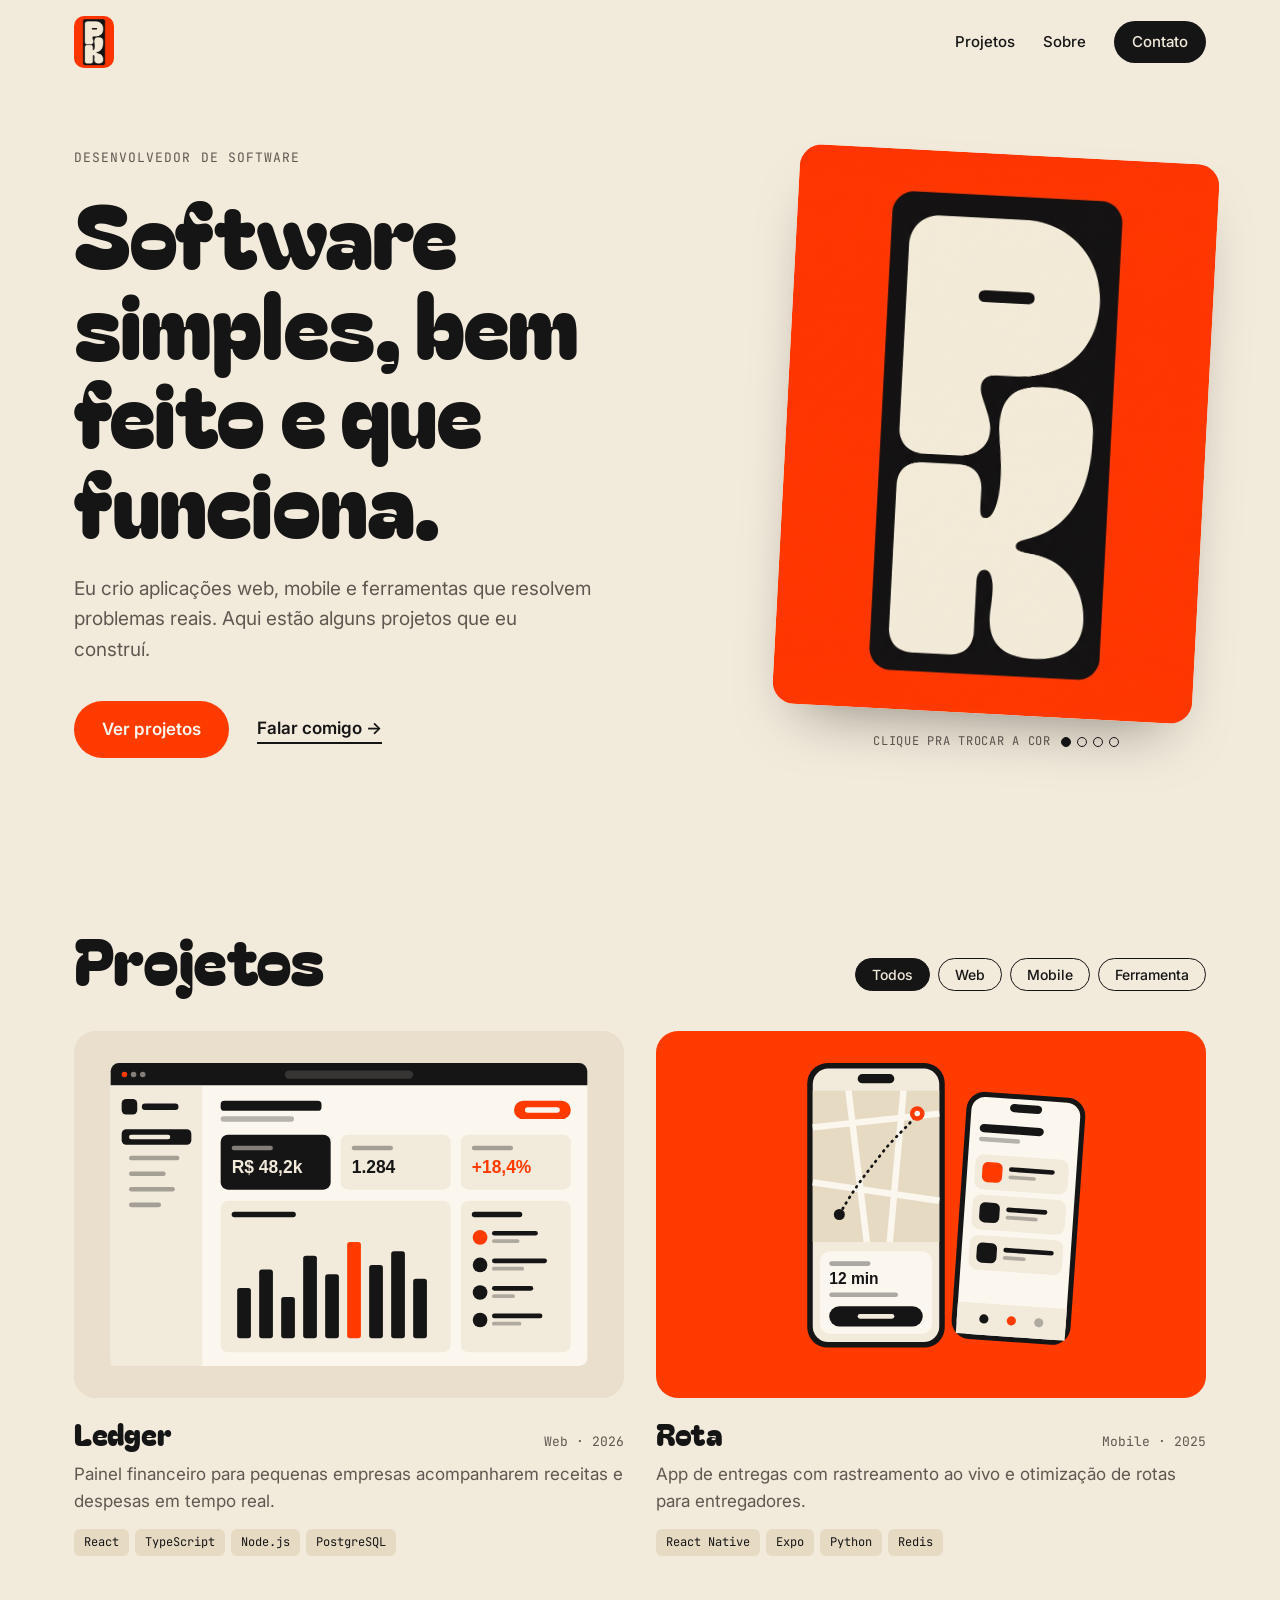
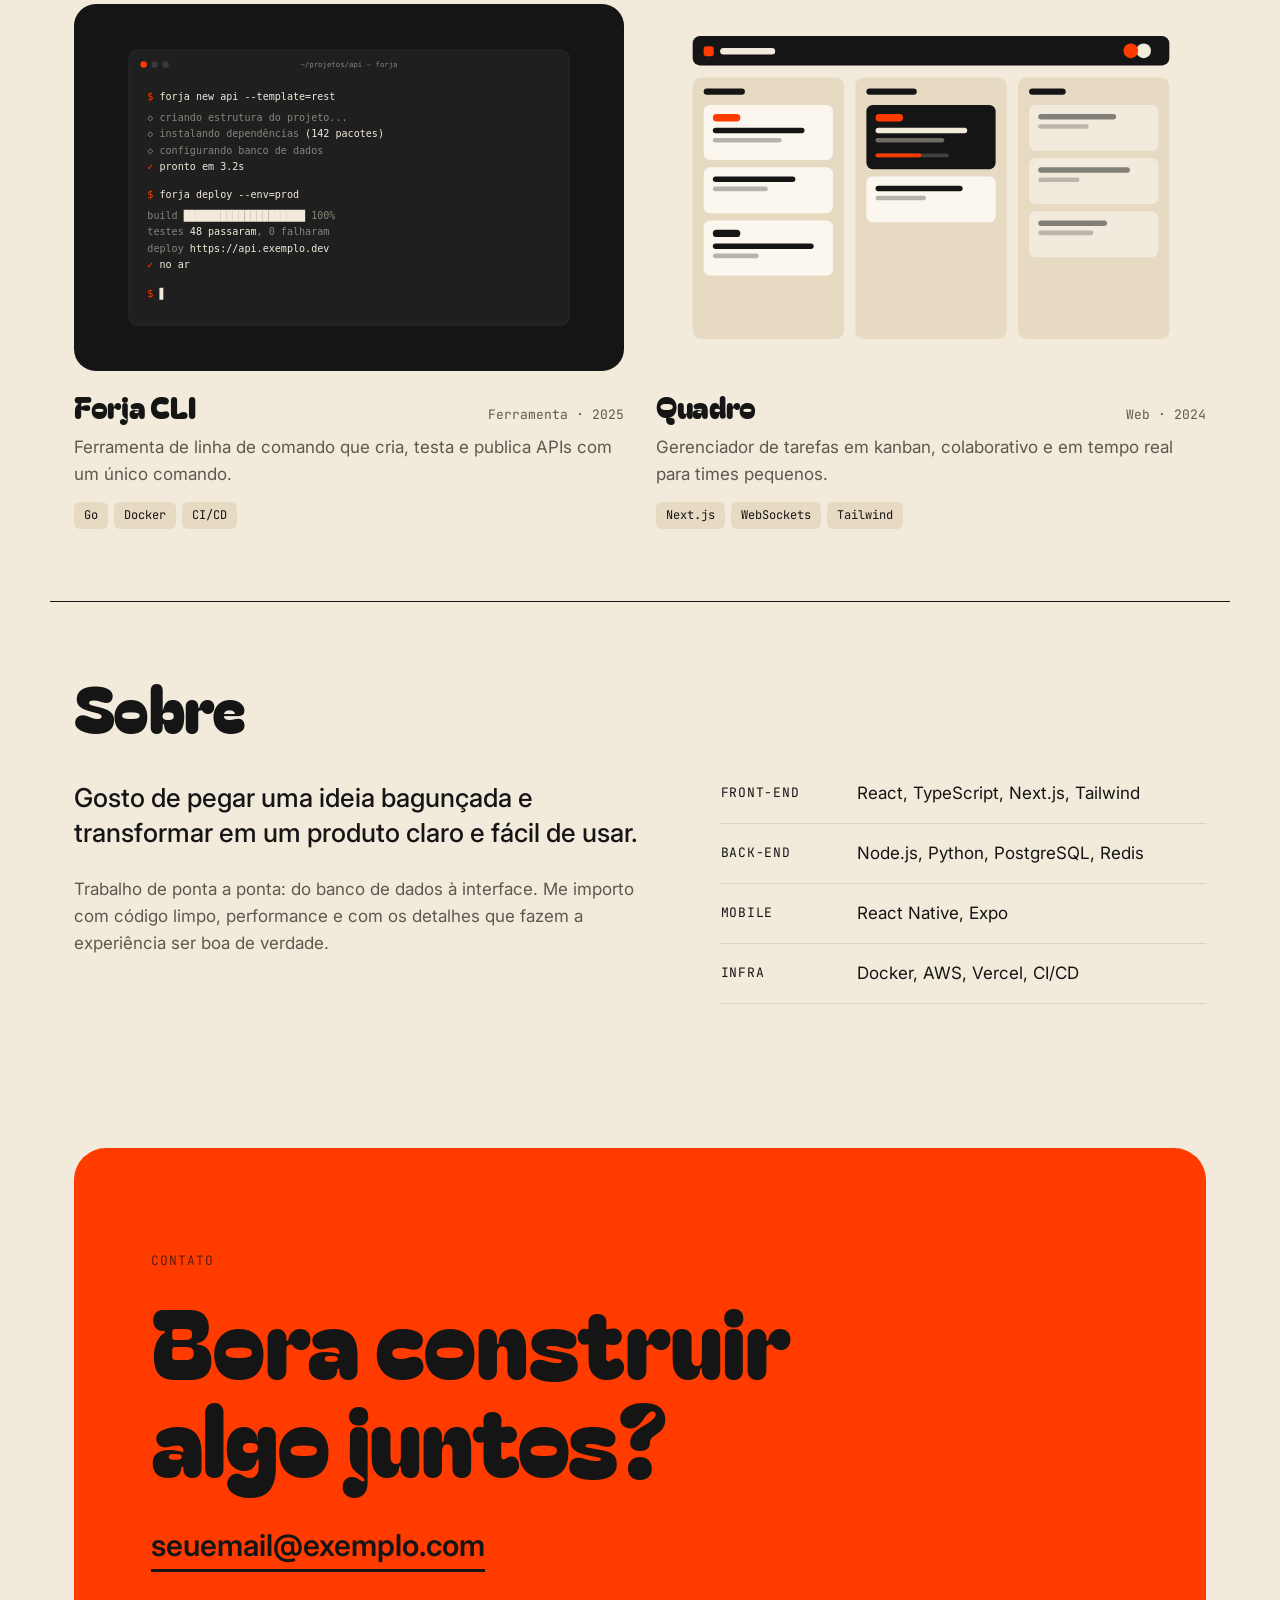
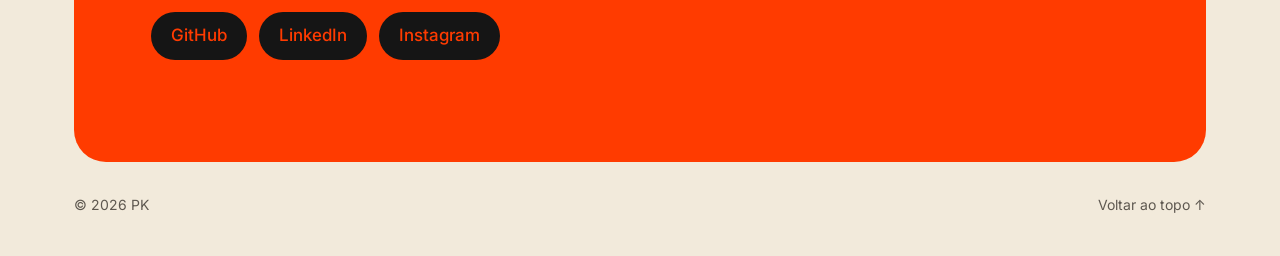
<file: index.html>
<!doctype html>
<html lang="pt-BR">
<head>
  <meta charset="utf-8">
  <meta name="viewport" content="width=device-width, initial-scale=1">
  <title>PK — Portfólio</title>
  <meta name="description" content="Portfólio de projetos de software.">
  <link rel="icon" id="favicon" href="assets/logo.jpg">
  <script>
    // aplica o tema salvo antes de desenhar a página (evita "piscar")
    try {
      var t = localStorage.getItem("tema");
      if (t) document.documentElement.dataset.tema = t;
    } catch (e) {}
  </script>
  <link rel="preconnect" href="https://fonts.googleapis.com">
  <link rel="preconnect" href="https://fonts.gstatic.com" crossorigin>
  <link id="fontes" rel="stylesheet" href="https://fonts.googleapis.com/css2?family=Bagel+Fat+One&family=Inter:wght@400;500;600&family=JetBrains+Mono:wght@400;500&display=swap">
  <link rel="stylesheet" href="css/site.css">
</head>
<body class="carregando">

  <!-- Todo o conteúdo é montado pelo js/site.js -->
  <header class="topo" id="topo"></header>
  <main id="app"></main>
  <footer class="rodape" id="rodape"></footer>

  <dialog id="modal" class="modal">
    <button class="modal-fechar" id="modal-fechar" aria-label="Fechar">✕</button>
    <div class="modal-conteudo" id="modal-conteudo"></div>
  </dialog>

  <script src="js/config.js"></script>
  <script src="js/conteudo-padrao.js"></script>
  <script src="js/dados.js"></script>
  <script src="js/site.js"></script>
</body>
</html>
</file>
<file: css/site.css>
/* =====================================================
   CORES
   As cores de cada tema são definidas pelo painel
   (admin.html) e aplicadas pelo js/site.js.
   Estes valores são só o padrão até o site carregar.
   ===================================================== */
:root {
  --fundo: #F2EADB;            /* fundo da página */
  --texto: #151515;            /* texto principal */
  --texto-suave: #5E5850;      /* textos secundários */
  --superficie: #E6DAC3;       /* tags, fundo de imagens */
  --superficie-clara: #FBF7EF; /* janela do projeto */
  --linha: #E0D3BA;            /* divisórias finas */
  --destaque: #FF3B00;         /* botões, hovers */
  --sobre-destaque: #FBF7EF;   /* texto em cima do destaque */
  --invertido: #151515;        /* pílulas escuras (menu, redes) */
  --sobre-invertido: #F2EADB;
  --contato-fundo: #FF3B00;
  --contato-texto: #151515;
  --contato-hover: #FBF7EF;
  --sombra: color-mix(in srgb, var(--invertido) 50%, transparent);
  --backdrop: color-mix(in srgb, var(--invertido) 72%, transparent);
  color-scheme: light;
}
:root {
  --fonte-display: "Bagel Fat One", "Arial Rounded MT Bold", system-ui, sans-serif;
  --fonte-texto: "Inter", system-ui, -apple-system, "Segoe UI", sans-serif;
  --fonte-mono: "JetBrains Mono", ui-monospace, Consolas, monospace;

  --raio: 22px;
  --largura: 1180px;
}

/* Transição suave só durante a troca de tema */
html.trocando-tema *,
html.trocando-tema *::before,
html.trocando-tema *::after {
  transition: background-color .6s ease, color .6s ease, border-color .6s ease !important;
}

* { box-sizing: border-box; }

html { scroll-behavior: smooth; background: var(--fundo); }

body {
  margin: 0;
  background: var(--fundo);
  color: var(--texto);
  font-family: var(--fonte-texto);
  font-size: 17px;
  line-height: 1.6;
  -webkit-font-smoothing: antialiased;
}

/* Enquanto o conteúdo carrega do Supabase (primeira visita) */
body.carregando .topo,
body.carregando .rodape { visibility: hidden; }

img { max-width: 100%; display: block; }
a { color: inherit; }

h1, h2, h3 {
  font-family: var(--fonte-display);
  font-weight: 400;
  line-height: 1.02;
  letter-spacing: -0.01em;
  margin: 0;
}

.rotulo {
  font-family: var(--fonte-mono);
  font-size: 13px;
  letter-spacing: 0.08em;
  text-transform: uppercase;
  margin: 0 0 18px;
  color: var(--texto-suave);
}

/* ---------- TOPO ---------- */
.topo {
  position: sticky;
  top: 0;
  z-index: 10;
  display: flex;
  align-items: center;
  justify-content: space-between;
  max-width: var(--largura);
  margin: 0 auto;
  padding: 16px 24px;
  background: color-mix(in srgb, var(--fundo) 88%, transparent);
  backdrop-filter: blur(10px);
}

.marca img {
  width: 40px;
  height: 52px;
  object-fit: cover;
  border-radius: 10px;
}

.topo nav { display: flex; align-items: center; gap: 28px; }

.topo nav a {
  text-decoration: none;
  font-weight: 500;
  font-size: 15px;
}
.topo nav a:hover { color: var(--destaque); }

.topo nav .nav-cta {
  background: var(--invertido);
  color: var(--sobre-invertido);
  padding: 9px 18px;
  border-radius: 999px;
}
.topo nav .nav-cta:hover { background: var(--destaque); color: var(--sobre-destaque); }

/* ---------- HERO ---------- */
.hero {
  max-width: var(--largura);
  margin: 0 auto;
  padding: 64px 24px 96px;
  display: grid;
  grid-template-columns: 1.4fr 1fr;
  gap: 64px;
  align-items: center;
}

.hero h1 { font-size: clamp(44px, 7vw, 88px); }

.hero-sub {
  max-width: 520px;
  font-size: 19px;
  color: var(--texto-suave);
  margin: 28px 0 36px;
}

.hero-acoes { display: flex; align-items: center; gap: 28px; flex-wrap: wrap; }

.botao {
  display: inline-block;
  background: var(--destaque);
  color: var(--sobre-destaque);
  text-decoration: none;
  font-weight: 600;
  padding: 15px 28px;
  border-radius: 999px;
  transition: transform .2s, background .2s, color .2s;
}
.botao:hover { background: var(--invertido); color: var(--sobre-invertido); transform: translateY(-2px); }

.link-seta { font-weight: 600; text-decoration: none; border-bottom: 2px solid var(--texto); }
.link-seta:hover { color: var(--destaque); border-color: var(--destaque); }

/* Logo clicável que troca o tema */
.hero-logo {
  display: flex;
  flex-direction: column;
  align-items: flex-end;
  gap: 18px;
}

.troca-tema {
  display: block;
  width: 100%;
  max-width: 420px;
  padding: 0;
  border: 0;
  background: none;
  cursor: pointer;
  border-radius: var(--raio);
  transform: rotate(3deg);
  transition: transform .4s cubic-bezier(.2,.8,.2,1);
}
.troca-tema:hover { transform: rotate(0deg) scale(1.02); }
.troca-tema:disabled { cursor: default; }
.troca-tema:focus-visible { outline: 3px solid var(--destaque); outline-offset: 6px; }

.troca-tema img {
  width: 100%;
  aspect-ratio: 3 / 4;
  object-fit: cover;
  border-radius: var(--raio);
  box-shadow: 0 30px 60px -30px var(--sombra);
}

.troca-tema.girando { animation: girar .6s cubic-bezier(.5,0,.2,1); }
@keyframes girar {
  0%   { transform: rotate(0deg) scale(1.02); }
  50%  { transform: rotateY(90deg) scale(.96); }
  100% { transform: rotate(0deg) scale(1.02); }
}

.dica-tema {
  display: flex;
  align-items: center;
  gap: 10px;
  font-family: var(--fonte-mono);
  font-size: 12px;
  letter-spacing: .06em;
  text-transform: uppercase;
  color: var(--texto-suave);
  margin: 0;
  max-width: 420px;
  width: 100%;
  justify-content: center;
}

.bolinhas { display: inline-flex; gap: 6px; }
.bolinhas span {
  width: 10px;
  height: 10px;
  border-radius: 50%;
  border: 1.5px solid var(--texto);
}
.bolinhas span.ativo { background: var(--texto); }

/* ---------- SEÇÕES ---------- */
.secao {
  max-width: var(--largura);
  margin: 0 auto;
  padding: 72px 24px;
}

.secao h2 { font-size: clamp(40px, 6vw, 64px); }

.secao-cabeca {
  display: flex;
  align-items: flex-end;
  justify-content: space-between;
  gap: 24px;
  flex-wrap: wrap;
  margin-bottom: 40px;
}

.filtros { display: flex; gap: 8px; flex-wrap: wrap; }

.filtros button {
  font: 500 14px var(--fonte-texto);
  background: transparent;
  color: var(--texto);
  border: 1.5px solid var(--texto);
  border-radius: 999px;
  padding: 7px 16px;
  cursor: pointer;
  transition: background .2s, color .2s;
}
.filtros button:hover { background: var(--superficie); }
.filtros button.ativo { background: var(--texto); color: var(--fundo); }

/* ---------- GRADE DE PROJETOS ---------- */
.grade {
  display: grid;
  grid-template-columns: repeat(2, 1fr);
  gap: 48px 32px;
}

.card {
  cursor: pointer;
  text-align: left;
  background: none;
  border: 0;
  padding: 0;
  font: inherit;
  color: inherit;
}

.card-imagem {
  aspect-ratio: 3 / 2;
  border-radius: var(--raio);
  overflow: hidden;
  background: var(--superficie);
}

.card-imagem img {
  width: 100%;
  height: 100%;
  object-fit: cover;
  transition: transform .6s cubic-bezier(.2,.8,.2,1);
}
.card:hover .card-imagem img { transform: scale(1.04); }

.sem-imagem {
  display: grid;
  place-items: center;
  height: 100%;
  font-family: var(--fonte-display);
  font-size: clamp(28px, 4vw, 44px);
  color: var(--texto-suave);
}

.card-info {
  display: flex;
  justify-content: space-between;
  align-items: baseline;
  gap: 16px;
  margin-top: 20px;
}

.card h3 { font-size: 30px; transition: color .2s; }
.card:hover h3 { color: var(--destaque); }

.card-ano { font-family: var(--fonte-mono); font-size: 13px; color: var(--texto-suave); }

.card p { margin: 8px 0 14px; color: var(--texto-suave); }

.tags { display: flex; flex-wrap: wrap; gap: 6px; list-style: none; padding: 0; margin: 0; }
.tags li {
  font-family: var(--fonte-mono);
  font-size: 12px;
  background: var(--superficie);
  padding: 4px 10px;
  border-radius: 6px;
}

/* ---------- SOBRE ---------- */
.sobre { border-top: 1.5px solid var(--texto); }

.sobre-corpo {
  display: grid;
  grid-template-columns: 1.2fr 1fr;
  gap: 64px;
  margin-top: 40px;
}

.sobre-destaque { font-size: 26px; line-height: 1.35; font-weight: 500; margin-top: 0; }
.sobre-corpo p { color: var(--texto-suave); }
.sobre-corpo .sobre-destaque { color: var(--texto); }

.stack { margin: 0; }
.stack div {
  display: grid;
  grid-template-columns: 120px 1fr;
  gap: 16px;
  padding: 16px 0;
  border-bottom: 1px solid var(--linha);
}
.stack div:first-child { padding-top: 0; }
.stack dt { font-family: var(--fonte-mono); font-size: 13px; text-transform: uppercase; letter-spacing: .06em; padding-top: 3px; }
.stack dd { margin: 0; }

/* ---------- CONTATO ---------- */
.contato {
  background: var(--contato-fundo);
  color: var(--contato-texto);
  width: min(calc(100% - 48px), calc(var(--largura) - 48px));
  margin: 72px auto 0;
  border-radius: 32px;
  padding: clamp(48px, 8vw, 104px) clamp(24px, 6vw, 80px);
}
.contato .rotulo { color: var(--contato-texto); opacity: .7; }
.contato h2 { font-size: clamp(44px, 8vw, 96px); max-width: 800px; }

.contato-email {
  display: inline-block;
  margin-top: 36px;
  font-size: clamp(20px, 3vw, 30px);
  font-weight: 600;
  text-decoration: none;
  border-bottom: 3px solid var(--contato-texto);
  word-break: break-all;
}
.contato-email:hover { color: var(--contato-hover); border-color: var(--contato-hover); }

.redes { display: flex; gap: 12px; flex-wrap: wrap; margin-top: 40px; }
.redes a {
  text-decoration: none;
  font-weight: 500;
  background: var(--contato-texto);
  color: var(--contato-fundo);
  padding: 10px 20px;
  border-radius: 999px;
  transition: transform .2s;
}
.redes a:hover { transform: translateY(-2px); }

/* ---------- RODAPÉ ---------- */
.rodape {
  max-width: var(--largura);
  margin: 0 auto;
  padding: 32px 24px 40px;
  display: flex;
  justify-content: space-between;
  font-size: 14px;
  color: var(--texto-suave);
}
.rodape a { text-decoration: none; }
.rodape a:hover { color: var(--destaque); }

/* ---------- MODAL ---------- */
.modal {
  width: min(960px, calc(100% - 32px));
  max-height: calc(100% - 48px);
  border: 0;
  border-radius: 28px;
  padding: 0;
  background: var(--superficie-clara);
  color: var(--texto);
}
.modal::backdrop { background: var(--backdrop); backdrop-filter: blur(4px); }

.modal[open] { animation: entrar .35s cubic-bezier(.2,.8,.2,1); }
@keyframes entrar { from { opacity: 0; transform: translateY(24px); } }

.modal-fechar {
  position: sticky;
  top: 16px;
  float: right;
  margin: 16px 16px 0 0;
  width: 44px;
  height: 44px;
  border-radius: 50%;
  border: 0;
  background: var(--invertido);
  color: var(--sobre-invertido);
  font-size: 16px;
  cursor: pointer;
  z-index: 2;
}
.modal-fechar:hover { background: var(--destaque); color: var(--sobre-destaque); }

.modal-conteudo { padding: 0 clamp(20px, 5vw, 48px) 48px; }
.modal-conteudo .galeria-principal { border-radius: var(--raio); overflow: hidden; margin-top: 76px; background: var(--superficie); }
.modal-conteudo .galeria-vazia { height: 60px; }
.modal-conteudo .miniaturas { display: flex; gap: 10px; margin-top: 12px; flex-wrap: wrap; }
.modal-conteudo .miniaturas button {
  width: 96px; aspect-ratio: 3/2; padding: 0; border: 2px solid transparent; border-radius: 10px; overflow: hidden; cursor: pointer; background: none;
}
.modal-conteudo .miniaturas button.ativo { border-color: var(--destaque); }
.modal-conteudo .miniaturas img { width: 100%; height: 100%; object-fit: cover; }

.modal-conteudo h3 { font-size: clamp(36px, 5vw, 56px); margin-top: 32px; }
.modal-meta { display: grid; grid-template-columns: 2fr 1fr; gap: 40px; margin-top: 20px; }
.modal-meta p { margin-top: 0; color: var(--texto-suave); }
.modal-meta dl { margin: 0; font-size: 15px; }
.modal-meta dt { font-family: var(--fonte-mono); font-size: 12px; text-transform: uppercase; letter-spacing: .06em; color: var(--texto-suave); }
.modal-meta dd { margin: 2px 0 16px; }
.modal-links { display: flex; gap: 12px; flex-wrap: wrap; margin-top: 8px; }

/* ---------- ANIMAÇÃO DE ENTRADA ---------- */
.revelar { opacity: 0; transform: translateY(24px); transition: opacity .7s ease, transform .7s cubic-bezier(.2,.8,.2,1); }
.revelar.visivel { opacity: 1; transform: none; }

@media (prefers-reduced-motion: reduce) {
  * { transition: none !important; animation: none !important; }
  .revelar { opacity: 1; transform: none; }
}

/* ---------- RESPONSIVO ---------- */
@media (max-width: 860px) {
  .hero { grid-template-columns: 1fr; gap: 48px; padding-top: 32px; }
  .hero-logo { align-items: center; }
  .troca-tema, .dica-tema { max-width: 280px; }
  .grade { grid-template-columns: 1fr; }
  .sobre-corpo { grid-template-columns: 1fr; gap: 40px; }
  .modal-meta { grid-template-columns: 1fr; gap: 8px; }
}

@media (max-width: 520px) {
  body { font-size: 16px; }
  .topo nav { gap: 16px; }
  .topo nav a:not(.nav-cta) { display: none; }
  .stack div { grid-template-columns: 1fr; gap: 4px; }
  .contato { width: calc(100% - 32px); }
}
</file>
